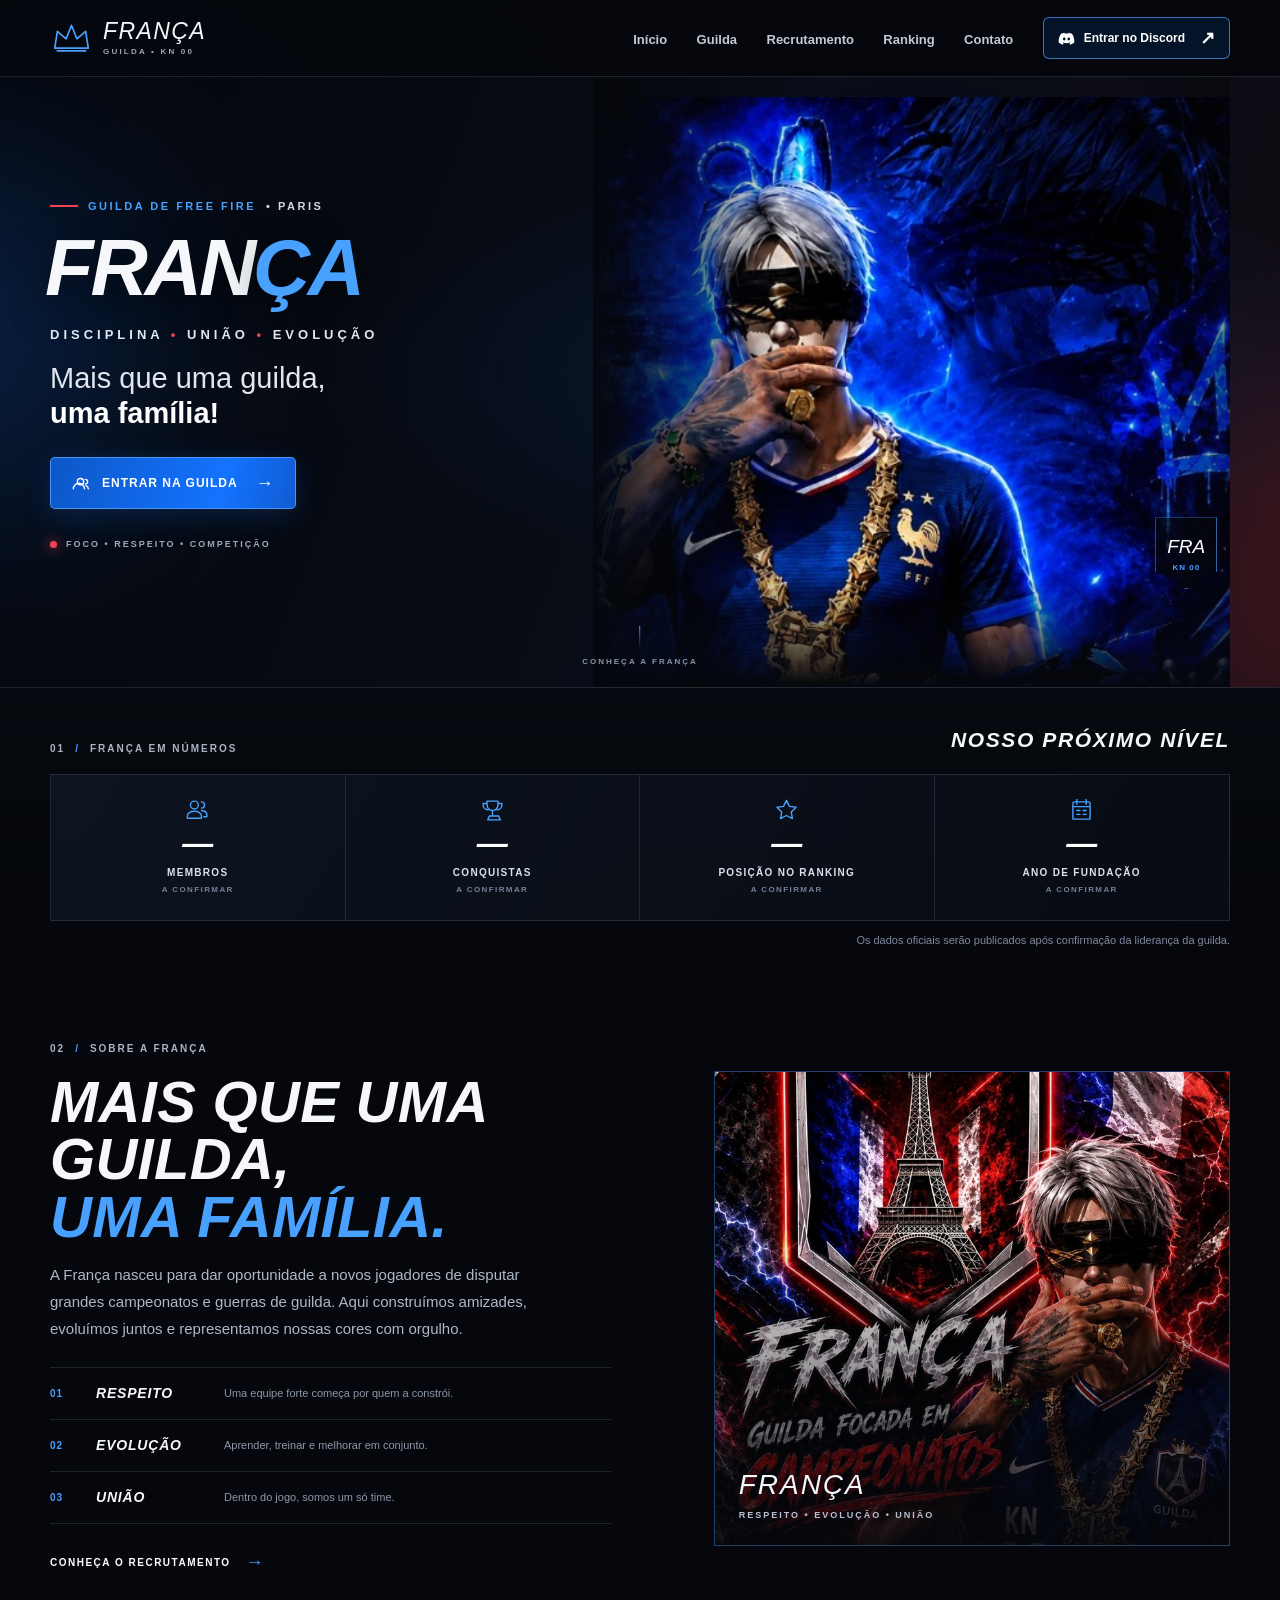
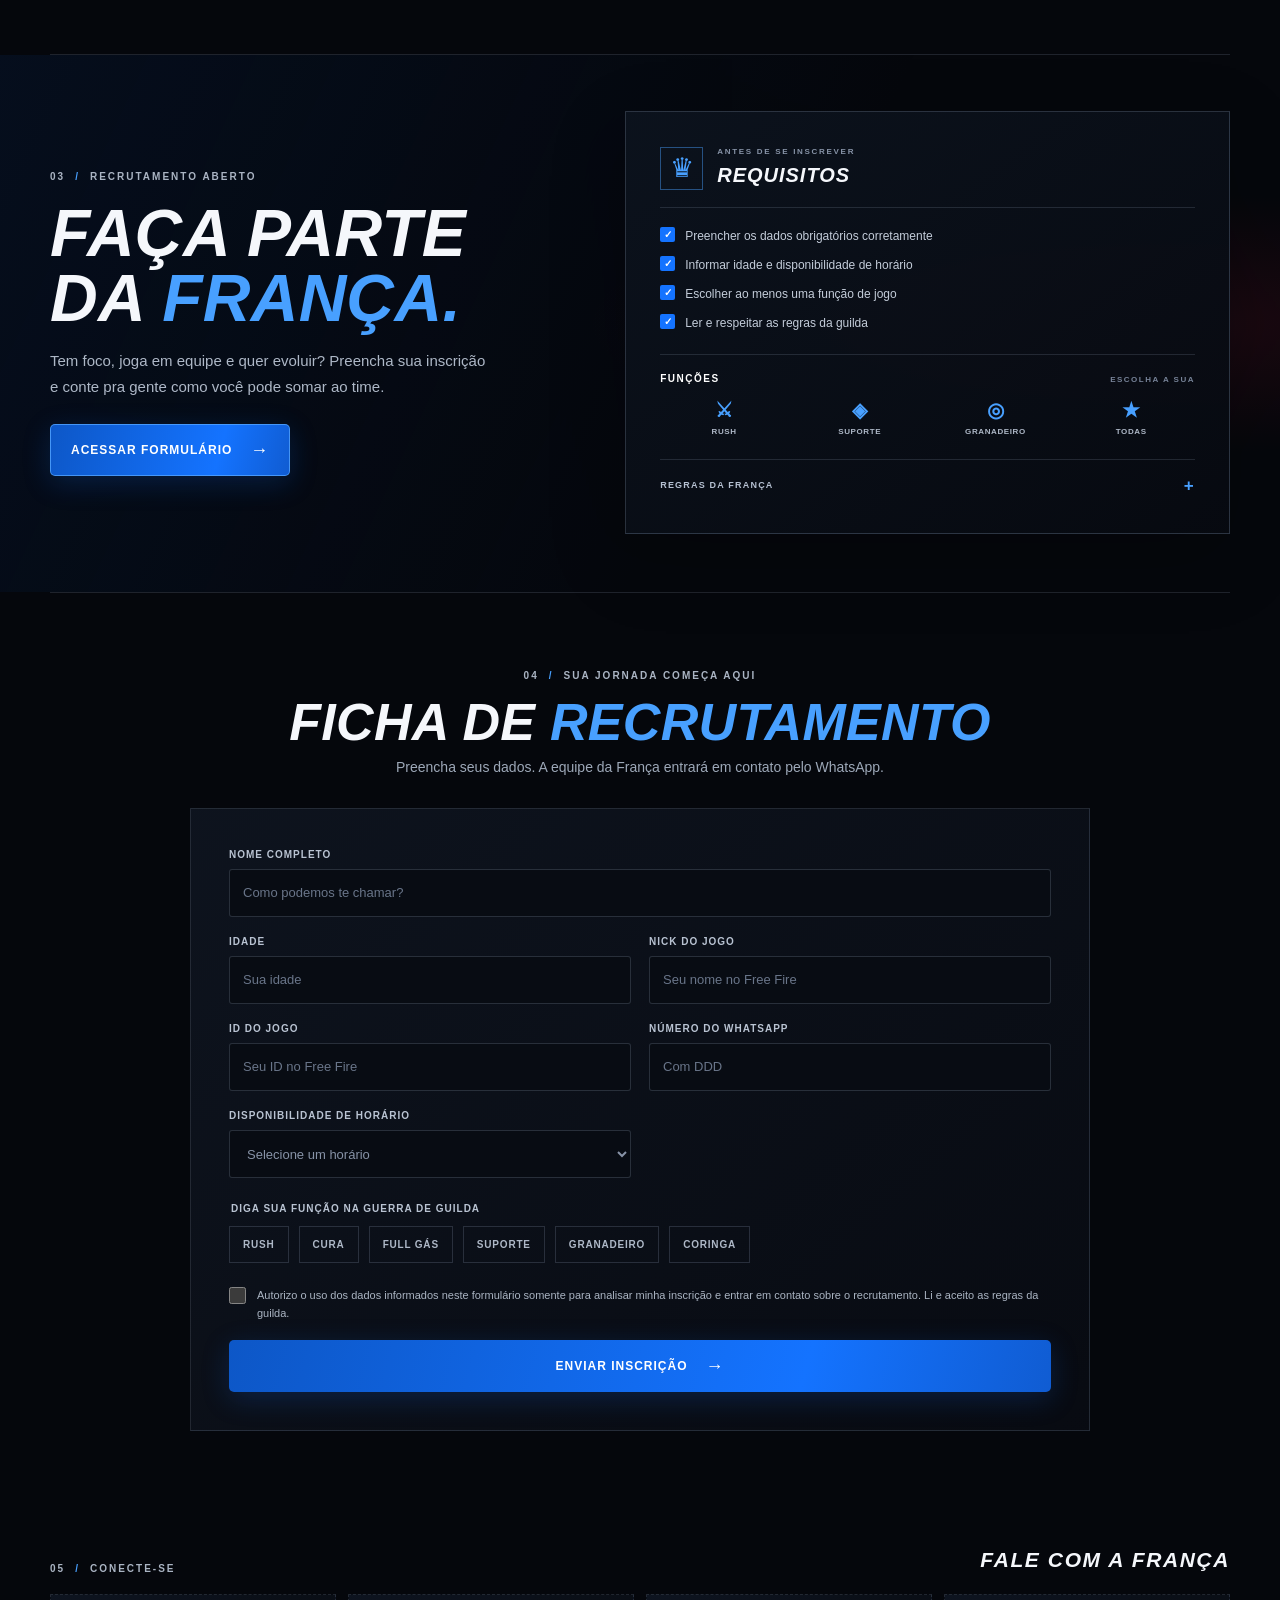
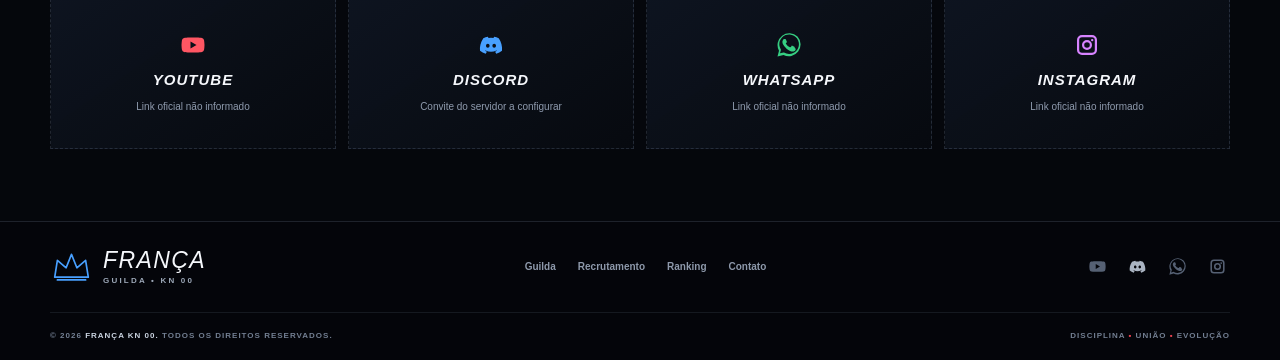
<file: index.html>
<!doctype html>
<html lang="pt-BR">
<head>
  <meta charset="UTF-8">
  <meta name="viewport" content="width=device-width, initial-scale=1.0">
  <meta name="theme-color" content="#05070c">
  <meta name="description" content="FRANÇA KN 00 — disciplina, união e evolução. Faça sua inscrição para entrar na guilda.">
  <title>FRANÇA KN 00 | Guilda Free Fire</title>
  <link rel="stylesheet" href="site.css?v=20261120g">
</head>
<body>
  <a class="skip-link" href="#conteudo">Pular para o conteúdo</a>

  <header class="site-header">
    <div class="header-inner">
      <a class="brand" href="#inicio" aria-label="FRANÇA KN 00, início">
        <span class="brand-crown" aria-hidden="true">
          <svg viewBox="0 0 64 48"><path d="M7 39h50L53 14 40 25 32 5l-8 20L11 14l-4 25Zm4 4h42" /></svg>
        </span>
        <span class="brand-name">FRANÇA<small>GUILDA • KN 00</small></span>
      </a>

      <button class="menu-btn" id="menuBtn" type="button" aria-label="Abrir menu" aria-controls="drawer" aria-expanded="false">
        <span></span><span></span><span></span>
      </button>

      <nav class="site-nav" id="drawer" aria-label="Navegação principal">
        <a href="#inicio">Início</a>
        <a href="#guilda">Guilda</a>
        <a href="#recrutamento">Recrutamento</a>
        <a href="#ranking">Ranking</a>
        <a href="#contato">Contato</a>
        <a class="discord-button" href="#discord">
          <svg viewBox="0 0 24 24" aria-hidden="true"><path d="M19.7 5.2a18.7 18.7 0 0 0-4.6-1.4l-.6 1.2a17.2 17.2 0 0 0-5 0l-.6-1.2a18.7 18.7 0 0 0-4.6 1.4C1.4 9.5.6 13.7 1 17.8a18.5 18.5 0 0 0 5.7 2.9l1.2-2a12 12 0 0 1-1.9-.9l.5-.4a13.4 13.4 0 0 0 11 0l.5.4-1.9.9 1.2 2a18.5 18.5 0 0 0 5.7-2.9c.5-4.8-.8-8.9-3.3-12.6ZM8.8 14.7c-1 0-1.8-.9-1.8-2s.8-2 1.8-2 1.8.9 1.8 2-.8 2-1.8 2Zm6.4 0c-1 0-1.8-.9-1.8-2s.8-2 1.8-2 1.8.9 1.8 2-.8 2-1.8 2Z" /></svg>
          <span>Entrar no Discord</span>
          <span class="button-arrow" aria-hidden="true">↗</span>
        </a>
        <button class="close-nav" id="closeMenu" type="button">Fechar menu <span aria-hidden="true">×</span></button>
      </nav>
    </div>
  </header>

  <main id="conteudo">
    <section class="hero" id="inicio" aria-labelledby="hero-title">
      <div class="hero-grid">
        <div class="hero-copy">
          <p class="eyebrow"><span class="eyebrow-line"></span> GUILDA DE FREE FIRE <span class="eyebrow-city">• PARIS</span></p>
          <h1 id="hero-title">FRAN<span>ÇA</span></h1>
          <p class="hero-motto">DISCIPLINA <i>•</i> UNIÃO <i>•</i> EVOLUÇÃO</p>
          <p class="hero-lead">Mais que uma guilda,<br><strong>uma família!</strong></p>
          <a class="button button-primary" href="#formulario">
            <svg viewBox="0 0 24 24" aria-hidden="true"><path d="M16 11a4 4 0 1 0-8 0 4 4 0 0 0 8 0ZM3 20a7 7 0 0 1 14 0M18 8a3 3 0 0 1 0 6m1 2a5 5 0 0 1 3 4" /></svg>
            <span>ENTRAR NA GUILDA</span>
            <span class="button-arrow" aria-hidden="true">→</span>
          </a>
          <p class="hero-footnote"><span></span> FOCO • RESPEITO • COMPETIÇÃO</p>
        </div>

        <div class="hero-visual">
          <div class="hero-ring" aria-hidden="true"></div>
          <img src="assets/hero-character.jpg" width="590" height="460" alt="Personagem da França com cabelo branco, máscara preta e camisa azul" fetchpriority="high" decoding="async">
          <div class="hero-visual-label" aria-hidden="true"><span>FRA</span><small>KN 00</small></div>
        </div>
      </div>
      <a class="scroll-cue" href="#ranking"><span></span> CONHEÇA A FRANÇA</a>
    </section>

    <section class="stats section-wrap" id="ranking" aria-labelledby="stats-title">
      <div class="section-topline">
        <p class="section-index">01 <span>/</span> FRANÇA EM NÚMEROS</p>
        <h2 id="stats-title">NOSSO PRÓXIMO NÍVEL</h2>
      </div>
      <div class="stats-grid">
        <article class="stat-card">
          <svg viewBox="0 0 32 32" aria-hidden="true"><path d="M12 14a5 5 0 1 0 0-10 5 5 0 0 0 0 10Zm9-1a4 4 0 1 0 0-8m-9 12c-5 0-9 2.5-9 6v3h18v-3c0-3.5-4-6-9-6Zm9-1c4.2.4 7 2.4 7 5.5V24h-4" /></svg>
          <strong>—</strong><span>MEMBROS</span><small>A CONFIRMAR</small>
        </article>
        <article class="stat-card">
          <svg viewBox="0 0 32 32" aria-hidden="true"><path d="M9 4h14v5a7 7 0 0 1-14 0V4Zm0 3H4v2a6 6 0 0 0 6 6m13-8h5v2a6 6 0 0 1-6 6m-6 1v7m-6 5h16m-14-5h12l2 5H10l2-5Z" /></svg>
          <strong>—</strong><span>CONQUISTAS</span><small>A CONFIRMAR</small>
        </article>
        <article class="stat-card">
          <svg viewBox="0 0 32 32" aria-hidden="true"><path d="m16 3 3.8 7.7 8.5 1.2-6.2 6 1.5 8.5-7.6-4-7.6 4 1.5-8.5-6.2-6 8.5-1.2L16 3Z" /></svg>
          <strong>—</strong><span>POSIÇÃO NO RANKING</span><small>A CONFIRMAR</small>
        </article>
        <article class="stat-card">
          <svg viewBox="0 0 32 32" aria-hidden="true"><path d="M7 5h18a2 2 0 0 1 2 2v20H5V7a2 2 0 0 1 2-2Zm3-3v6m12-6v6M5 11h22m-17 5h4m4 0h4m-12 5h4m4 0h4" /></svg>
          <strong>—</strong><span>ANO DE FUNDAÇÃO</span><small>A CONFIRMAR</small>
        </article>
      </div>
      <p class="stats-note">Os dados oficiais serão publicados após confirmação da liderança da guilda.</p>
    </section>

    <section class="about section-wrap" id="guilda" aria-labelledby="about-title">
      <div class="about-copy">
        <p class="section-index">02 <span>/</span> SOBRE A FRANÇA</p>
        <h2 id="about-title">MAIS QUE UMA GUILDA,<br><em>UMA FAMÍLIA.</em></h2>
        <p class="about-description">A França nasceu para dar oportunidade a novos jogadores de disputar grandes campeonatos e guerras de guilda. Aqui construímos amizades, evoluímos juntos e representamos nossas cores com orgulho.</p>
        <div class="values-list">
          <div><span>01</span><strong>RESPEITO</strong><small>Uma equipe forte começa por quem a constrói.</small></div>
          <div><span>02</span><strong>EVOLUÇÃO</strong><small>Aprender, treinar e melhorar em conjunto.</small></div>
          <div><span>03</span><strong>UNIÃO</strong><small>Dentro do jogo, somos um só time.</small></div>
        </div>
        <a class="text-link" href="#recrutamento">CONHEÇA O RECRUTAMENTO <span aria-hidden="true">→</span></a>
      </div>
      <figure class="about-art">
        <img src="assets/banner-franca-novo.jpg" width="750" height="1624" alt="Personagem da França diante da Torre Eiffel e das cores azul, branca e vermelha" loading="lazy" decoding="async">
        <figcaption><span>FRANÇA</span><small>RESPEITO • EVOLUÇÃO • UNIÃO</small></figcaption>
      </figure>
    </section>

    <section class="recruit section-wrap" id="recrutamento" aria-labelledby="recruit-title">
      <div class="recruit-copy">
        <p class="section-index">03 <span>/</span> RECRUTAMENTO ABERTO</p>
        <h2 id="recruit-title">FAÇA PARTE<br>DA <em>FRANÇA.</em></h2>
        <p>Tem foco, joga em equipe e quer evoluir? Preencha sua inscrição e conte pra gente como você pode somar ao time.</p>
        <a class="button button-primary" href="#formulario">
          <span>ACESSAR FORMULÁRIO</span><span class="button-arrow" aria-hidden="true">→</span>
        </a>
      </div>
      <aside class="requirements-card" id="regras" aria-labelledby="requirements-title">
        <div class="requirements-heading">
          <span class="requirements-mark" aria-hidden="true">♛</span>
          <div><p>ANTES DE SE INSCREVER</p><h3 id="requirements-title">REQUISITOS</h3></div>
        </div>
        <ul class="requirements-list">
          <li><span aria-hidden="true">✓</span> Preencher os dados obrigatórios corretamente</li>
          <li><span aria-hidden="true">✓</span> Informar idade e disponibilidade de horário</li>
          <li><span aria-hidden="true">✓</span> Escolher ao menos uma função de jogo</li>
          <li><span aria-hidden="true">✓</span> Ler e respeitar as regras da guilda</li>
        </ul>
        <div class="function-heading"><span>FUNÇÕES</span><span>ESCOLHA A SUA</span></div>
        <div class="function-list">
          <span><b aria-hidden="true">⚔</b>RUSH</span>
          <span><b aria-hidden="true">◈</b>SUPORTE</span>
          <span><b aria-hidden="true">◎</b>GRANADEIRO</span>
          <span><b aria-hidden="true">★</b>TODAS</span>
        </div>
        <details class="rules-details">
          <summary>REGRAS DA FRANÇA <span aria-hidden="true">+</span></summary>
          <ul>
            <li>Respeito obrigatório com todos os integrantes.</li>
            <li>Resolva conflitos com sabedoria e no privado.</li>
            <li>Respeite as meninas e todos os membros da guilda.</li>
            <li>Não envie figurinhas ou conteúdo +18.</li>
            <li>Use a tag da guilda FRA.</li>
          </ul>
        </details>
      </aside>
    </section>

    <section class="application section-wrap" id="formulario" aria-labelledby="form-title">
      <div class="application-heading">
        <p class="section-index">04 <span>/</span> SUA JORNADA COMEÇA AQUI</p>
        <h2 id="form-title">FICHA DE <em>RECRUTAMENTO</em></h2>
        <p>Preencha seus dados. A equipe da França entrará em contato pelo WhatsApp.</p>
      </div>
      <form id="applicationForm" class="application-form">
        <div class="form-grid">
          <label class="form-control form-control-wide">
            <span>Nome completo</span>
            <input name="nomeCompleto" placeholder="Como podemos te chamar?" autocomplete="name" required>
          </label>
          <label class="form-control">
            <span>Idade</span>
            <input name="idade" type="number" inputmode="numeric" min="1" max="120" step="1" placeholder="Sua idade" required>
          </label>
          <label class="form-control">
            <span>Nick do jogo</span>
            <input name="nickJogo" placeholder="Seu nome no Free Fire" required>
          </label>
          <label class="form-control">
            <span>ID do jogo</span>
            <input name="idJogo" inputmode="numeric" placeholder="Seu ID no Free Fire" required>
          </label>
          <label class="form-control">
            <span>Número do WhatsApp</span>
            <input name="whatsapp" type="tel" inputmode="tel" maxlength="20" placeholder="Com DDD" autocomplete="tel" required>
          </label>
          <label class="form-control">
            <span>Disponibilidade de horário</span>
            <select name="disponibilidade" required>
              <option value="">Selecione um horário</option>
              <option value="Durante o dia">Durante o dia</option>
              <option value="À noite">À noite</option>
              <option value="Dia e noite">Dia e noite</option>
            </select>
          </label>
        </div>

        <fieldset class="function-field">
          <legend>Diga sua função na guerra de guilda</legend>
          <label><input type="checkbox" name="funcao" value="Rush"><span>RUSH</span></label>
          <label><input type="checkbox" name="funcao" value="Cura"><span>CURA</span></label>
          <label><input type="checkbox" name="funcao" value="Full gás"><span>FULL GÁS</span></label>
          <label><input type="checkbox" name="funcao" value="Suporte"><span>SUPORTE</span></label>
          <label><input type="checkbox" name="funcao" value="Granadeiro"><span>GRANADEIRO</span></label>
          <label><input type="checkbox" name="funcao" value="Coringa"><span>CORINGA</span></label>
        </fieldset>

        <input class="form-trap" name="website" type="text" tabindex="-1" aria-hidden="true" autocomplete="off">
        <label class="consent"><input type="checkbox" required><span>Autorizo o uso dos dados informados neste formulário somente para analisar minha inscrição e entrar em contato sobre o recrutamento. Li e aceito as regras da guilda.</span></label>
        <button class="button button-primary submit-button" type="submit"><span>ENVIAR INSCRIÇÃO</span><span class="button-arrow" aria-hidden="true">→</span></button>
        <p class="form-note" id="formMessage" role="status" aria-live="polite"></p>
      </form>
    </section>

    <section class="contact section-wrap" id="contato" aria-labelledby="contact-title">
      <div class="section-topline">
        <p class="section-index">05 <span>/</span> CONECTE-SE</p>
        <h2 id="contact-title">FALE COM A FRANÇA</h2>
      </div>
      <div class="contact-grid">
        <div class="contact-card pending">
          <span class="contact-icon youtube-icon" aria-hidden="true">
            <svg viewBox="0 0 24 24"><path d="M23 7a3 3 0 0 0-2-2C19 4.5 12 4.5 12 4.5s-7 0-9 .5a3 3 0 0 0-2 2A31 31 0 0 0 .5 12 31 31 0 0 0 1 17a3 3 0 0 0 2 2c2 .5 9 .5 9 .5s7 0 9-.5a3 3 0 0 0 2-2 31 31 0 0 0 .5-5 31 31 0 0 0-.5-5ZM9.5 15.5v-7l6 3.5-6 3.5Z" /></svg>
          </span>
          <strong>YOUTUBE</strong><span>Link oficial não informado</span>
        </div>
        <div class="contact-card pending" id="discord">
          <span class="contact-icon discord-icon" aria-hidden="true">
            <svg viewBox="0 0 24 24"><path d="M19.7 5.2a18.7 18.7 0 0 0-4.6-1.4l-.6 1.2a17.2 17.2 0 0 0-5 0l-.6-1.2a18.7 18.7 0 0 0-4.6 1.4C1.4 9.5.6 13.7 1 17.8a18.5 18.5 0 0 0 5.7 2.9l1.2-2a12 12 0 0 1-1.9-.9l.5-.4a13.4 13.4 0 0 0 11 0l.5.4-1.9.9 1.2 2a18.5 18.5 0 0 0 5.7-2.9c.5-4.8-.8-8.9-3.3-12.6ZM8.8 14.7c-1 0-1.8-.9-1.8-2s.8-2 1.8-2 1.8.9 1.8 2-.8 2-1.8 2Zm6.4 0c-1 0-1.8-.9-1.8-2s.8-2 1.8-2 1.8.9 1.8 2-.8 2-1.8 2Z" /></svg>
          </span>
          <strong>DISCORD</strong><span>Convite do servidor a configurar</span>
        </div>
        <div class="contact-card pending">
          <span class="contact-icon whatsapp-icon" aria-hidden="true">
            <svg viewBox="0 0 24 24"><path d="M20.5 3.5A11.8 11.8 0 0 0 2 17.7L.5 23.5l6-1.5A11.8 11.8 0 0 0 20.5 3.5ZM12 21a9.7 9.7 0 0 1-5-1.4l-.4-.2-3.6.9 1-3.5-.2-.4A9.8 9.8 0 1 1 12 21Zm5.4-7.3c-.3-.2-1.8-.9-2.1-1-.3-.1-.5-.2-.7.2-.2.3-.8 1-1 1.2-.2.2-.4.2-.7.1a8.1 8.1 0 0 1-4-3.5c-.3-.5.3-.5.9-1.5.1-.2 0-.4 0-.6l-1-2.2c-.2-.6-.5-.5-.7-.5h-.6c-.2 0-.6.1-.9.4-.3.3-1.2 1.2-1.2 2.8s1.2 3.2 1.4 3.4c.2.2 2.4 3.7 5.8 5.2.8.3 1.4.5 1.9.7.8.2 1.5.2 2 .1.6-.1 1.8-.7 2-1.4.2-.7.2-1.3.2-1.4-.1-.2-.3-.3-.7-.5Z" /></svg>
          </span>
          <strong>WHATSAPP</strong><span>Link oficial não informado</span>
        </div>
        <div class="contact-card pending">
          <span class="contact-icon instagram-icon" aria-hidden="true">
            <svg viewBox="0 0 24 24"><path d="M7 2h10a5 5 0 0 1 5 5v10a5 5 0 0 1-5 5H7a5 5 0 0 1-5-5V7a5 5 0 0 1 5-5Zm0 2.2A2.8 2.8 0 0 0 4.2 7v10A2.8 2.8 0 0 0 7 19.8h10a2.8 2.8 0 0 0 2.8-2.8V7A2.8 2.8 0 0 0 17 4.2H7ZM12 7a5 5 0 1 1 0 10 5 5 0 0 1 0-10Zm0 2.2a2.8 2.8 0 1 0 0 5.6 2.8 2.8 0 0 0 0-5.6Zm5.2-3.3a1.2 1.2 0 1 1 0 2.4 1.2 1.2 0 0 1 0-2.4Z" /></svg>
          </span>
          <strong>INSTAGRAM</strong><span>Link oficial não informado</span>
        </div>
      </div>
    </section>
  </main>

  <dialog class="success-dialog" id="successDialog">
    <div class="success-content">
      <div class="success-icon" aria-hidden="true">✓</div>
      <h2>INSCRIÇÃO ENVIADA</h2>
      <p>Recebemos seus dados. A equipe da França entrará em contato pelo WhatsApp.</p>
      <button type="button" id="closeSuccess">ENTENDIDO</button>
    </div>
  </dialog>

  <footer class="site-footer">
    <div class="footer-main">
      <a class="brand footer-brand" href="#inicio" aria-label="FRANÇA KN 00, voltar ao início">
        <span class="brand-crown" aria-hidden="true"><svg viewBox="0 0 64 48"><path d="M7 39h50L53 14 40 25 32 5l-8 20L11 14l-4 25Zm4 4h42" /></svg></span>
        <span class="brand-name">FRANÇA<small>GUILDA • KN 00</small></span>
      </a>
      <nav class="footer-links" aria-label="Links do rodapé">
        <a href="#guilda">Guilda</a><a href="#recrutamento">Recrutamento</a><a href="#ranking">Ranking</a><a href="#contato">Contato</a>
      </nav>
      <div class="footer-social" aria-label="Redes sociais">
        <span class="footer-social-pending" title="Link oficial do YouTube não informado" aria-label="YouTube, link não informado">
          <svg viewBox="0 0 24 24" aria-hidden="true"><path d="M23 7a3 3 0 0 0-2-2C19 4.5 12 4.5 12 4.5s-7 0-9 .5a3 3 0 0 0-2 2A31 31 0 0 0 .5 12 31 31 0 0 0 1 17a3 3 0 0 0 2 2c2 .5 9 .5 9 .5s7 0 9-.5a3 3 0 0 0 2-2 31 31 0 0 0 .5-5 31 31 0 0 0-.5-5ZM9.5 15.5v-7l6 3.5-6 3.5Z" /></svg>
        </span>
        <a href="#discord" aria-label="Discord, convite ainda não configurado">
          <svg viewBox="0 0 24 24" aria-hidden="true"><path d="M19.7 5.2a18.7 18.7 0 0 0-4.6-1.4l-.6 1.2a17.2 17.2 0 0 0-5 0l-.6-1.2a18.7 18.7 0 0 0-4.6 1.4C1.4 9.5.6 13.7 1 17.8a18.5 18.5 0 0 0 5.7 2.9l1.2-2a12 12 0 0 1-1.9-.9l.5-.4a13.4 13.4 0 0 0 11 0l.5.4-1.9.9 1.2 2a18.5 18.5 0 0 0 5.7-2.9c.5-4.8-.8-8.9-3.3-12.6ZM8.8 14.7c-1 0-1.8-.9-1.8-2s.8-2 1.8-2 1.8.9 1.8 2-.8 2-1.8 2Zm6.4 0c-1 0-1.8-.9-1.8-2s.8-2 1.8-2 1.8.9 1.8 2-.8 2-1.8 2Z" /></svg>
        </a>
        <span class="footer-social-pending" title="Link oficial do WhatsApp não informado" aria-label="WhatsApp, link não informado">
          <svg viewBox="0 0 24 24" aria-hidden="true"><path d="M20.5 3.5A11.8 11.8 0 0 0 2 17.7L.5 23.5l6-1.5A11.8 11.8 0 0 0 20.5 3.5ZM12 21a9.7 9.7 0 0 1-5-1.4l-.4-.2-3.6.9 1-3.5-.2-.4A9.8 9.8 0 1 1 12 21Zm5.4-7.3c-.3-.2-1.8-.9-2.1-1-.3-.1-.5-.2-.7.2-.2.3-.8 1-1 1.2-.2.2-.4.2-.7.1a8.1 8.1 0 0 1-4-3.5c-.3-.5.3-.5.9-1.5.1-.2 0-.4 0-.6l-1-2.2c-.2-.6-.5-.5-.7-.5h-.6c-.2 0-.6.1-.9.4-.3.3-1.2 1.2-1.2 2.8s1.2 3.2 1.4 3.4c.2.2 2.4 3.7 5.8 5.2.8.3 1.4.5 1.9.7.8.2 1.5.2 2 .1.6-.1 1.8-.7 2-1.4.2-.7.2-1.3.2-1.4-.1-.2-.3-.3-.7-.5Z" /></svg>
        </span>
        <span class="footer-social-pending" title="Link oficial do Instagram não informado" aria-label="Instagram, link não informado">
          <svg viewBox="0 0 24 24" aria-hidden="true"><path d="M7 2h10a5 5 0 0 1 5 5v10a5 5 0 0 1-5 5H7a5 5 0 0 1-5-5V7a5 5 0 0 1 5-5Zm0 2.2A2.8 2.8 0 0 0 4.2 7v10A2.8 2.8 0 0 0 7 19.8h10a2.8 2.8 0 0 0 2.8-2.8V7A2.8 2.8 0 0 0 17 4.2H7ZM12 7a5 5 0 1 1 0 10 5 5 0 0 1 0-10Zm0 2.2a2.8 2.8 0 1 0 0 5.6 2.8 2.8 0 0 0 0-5.6Zm5.2-3.3a1.2 1.2 0 1 1 0 2.4 1.2 1.2 0 0 1 0-2.4Z" /></svg>
        </span>
      </div>
    </div>
    <div class="footer-bottom">
      <p>© 2026 <strong>FRANÇA KN 00.</strong> TODOS OS DIREITOS RESERVADOS.</p>
      <p>DISCIPLINA <span>•</span> UNIÃO <span>•</span> EVOLUÇÃO</p>
    </div>
  </footer>

  <script src="script-confirmacao.js?v=20261120g"></script>
</body>
</html>
</file>
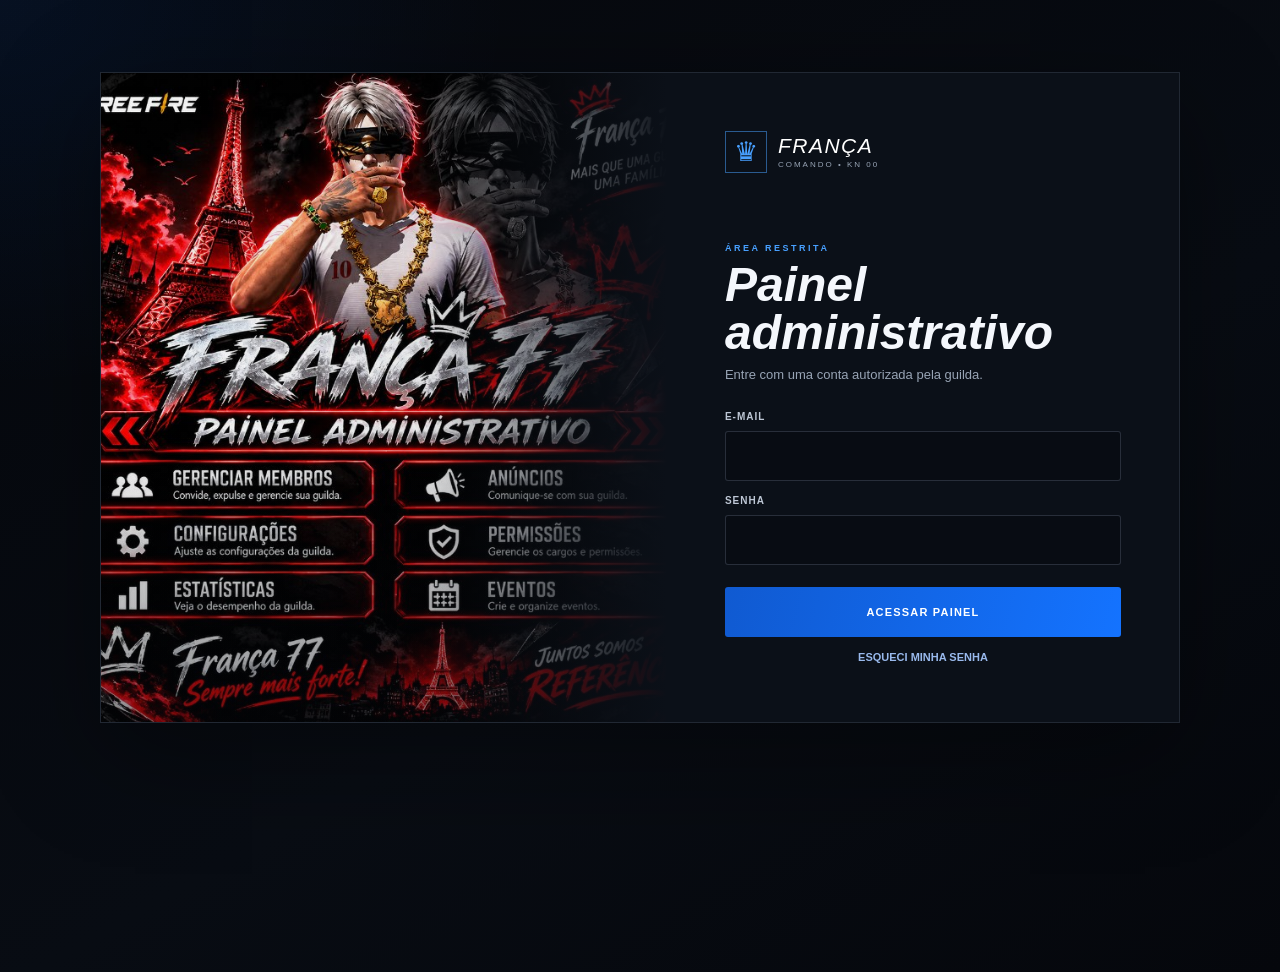
<file: admin.html>
<!doctype html>
<html lang="pt-BR">
<head>
  <meta charset="UTF-8">
  <meta name="viewport" content="width=device-width, initial-scale=1.0">
  <meta name="theme-color" content="#05070c">
  <title>Painel administrativo | Guilda França</title>
  <link rel="stylesheet" href="admin.css?v=20261121-approved-nicks">
</head>
<body class="admin-body">
  <main class="admin-shell">
    <section class="login-view" id="login-box" aria-labelledby="login-title">
      <div class="login-art" aria-hidden="true">
        <img src="assets/painel-franca-77.jpg" alt="Arte de destaque da França com o personagem no painel administrativo">
        <div class="login-art-overlay"></div>
      </div>
      <div class="login-panel">
        <a class="admin-brand" href="index.html" aria-label="Voltar ao site da França">
          <span class="admin-crown" aria-hidden="true">♛</span>
          <span>FRANÇA<small>COMANDO • KN 00</small></span>
        </a>
        <div class="login-heading">
          <p>ÁREA RESTRITA</p>
          <h1 id="login-title">Painel administrativo</h1>
          <span>Entre com uma conta autorizada pela guilda.</span>
        </div>
        <form id="login-form" autocomplete="on">
          <label for="admin-email">E-mail</label>
          <input id="admin-email" name="email" type="email" autocomplete="username" required>
          <label for="admin-password">Senha</label>
          <input id="admin-password" name="password" type="password" autocomplete="current-password" required>
          <button type="submit">ACESSAR PAINEL</button>
        </form>
        <button class="forgot-password" id="forgot-password-button" type="button">ESQUECI MINHA SENHA</button>
        <p class="notice" id="login-message" role="status" aria-live="polite"></p>
      </div>
    </section>

    <section class="login-view reset-view hidden" id="password-reset-box" aria-labelledby="password-reset-title">
      <div class="login-art" aria-hidden="true">
        <img src="assets/painel-franca-77.jpg" alt="Arte de destaque da França no painel administrativo">
        <div class="login-art-overlay"></div>
      </div>
      <div class="login-panel">
        <a class="admin-brand" href="index.html" aria-label="Voltar ao site da França">
          <span class="admin-crown" aria-hidden="true">♛</span>
          <span>FRANÇA<small>COMANDO • KN 00</small></span>
        </a>
        <div class="login-heading">
          <p>REDEFINIÇÃO DE SENHA</p>
          <h1 id="password-reset-title">Criar nova senha</h1>
          <span>Defina uma nova senha para sua conta administrativa.</span>
        </div>
        <form id="password-reset-form" autocomplete="on">
          <label for="new-admin-password">Nova senha</label>
          <input id="new-admin-password" name="password" type="password" autocomplete="new-password" minlength="6" required>
          <label for="confirm-admin-password">Confirmar nova senha</label>
          <input id="confirm-admin-password" name="confirmPassword" type="password" autocomplete="new-password" minlength="6" required>
          <button type="submit">SALVAR NOVA SENHA</button>
        </form>
        <button class="forgot-password" id="cancel-password-reset" type="button">VOLTAR AO LOGIN</button>
        <p class="notice" id="password-reset-message" role="status" aria-live="polite"></p>
      </div>
    </section>

    <section id="panel" class="dashboard hidden" aria-labelledby="panel-title">
      <aside class="dashboard-sidebar">
        <a class="admin-brand sidebar-brand" href="index.html" aria-label="Voltar ao site da França">
          <span class="admin-crown" aria-hidden="true">♛</span>
          <span>FRANÇA<small>COMANDO • KN 00</small></span>
        </a>
        <nav class="dashboard-nav" aria-label="Navegação do painel">
          <a class="active" href="#panel"><span aria-hidden="true">▦</span>Visão geral</a>
          <a href="#applications-title"><span aria-hidden="true">♙</span>Pendentes</a>
          <a href="#rejected-title"><span aria-hidden="true">×</span>Reprovados</a>
          <a href="#approved-title"><span aria-hidden="true">♛</span>Recrutamentos aprovados</a>
          <a href="#guild-roster-title"><span aria-hidden="true">▤</span>Tabela de membros</a>
        </nav>
        <button class="sidebar-logout" id="logout-button" type="button"><span aria-hidden="true">↗</span> Encerrar sessão</button>
      </aside>

      <div class="dashboard-main">
        <header class="admin-head">
          <div>
            <p class="admin-kicker">COMANDO DA GUILDA</p>
            <h1 id="panel-title">Painel de recrutamento</h1>
          </div>
          <div class="admin-actions">
            <button class="admin-secondary" id="refresh-button" type="button"><span aria-hidden="true">↻</span> Atualizar</button>
            <button class="admin-export" id="export-button" type="button"><span aria-hidden="true">↓</span> Exportar CSV</button>
          </div>
        </header>

        <p class="notice" id="panel-message" role="status" aria-live="polite"></p>

        <section class="stats-grid" aria-label="Resumo das inscrições">
          <article class="stat-card">
            <span class="stat-icon" aria-hidden="true">▦</span>
            <div><span>TOTAL</span><strong id="total-count">0</strong></div>
          </article>
          <article class="stat-card">
            <span class="stat-icon" aria-hidden="true">◷</span>
            <div><span>PENDENTES</span><strong id="pending-count">0</strong></div>
          </article>
          <article class="stat-card">
            <span class="stat-icon" aria-hidden="true">✓</span>
            <div><span>APROVADOS</span><strong id="approved-count">0</strong></div>
          </article>
          <article class="stat-card">
            <span class="stat-icon" aria-hidden="true">×</span>
            <div><span>REJEITADOS</span><strong id="rejected-count">0</strong></div>
          </article>
        </section>

        <section class="filter-panel" aria-label="Busca e filtros">
          <label class="search-control" for="candidate-search">
            <span>Buscar candidato</span>
            <span class="search-field"><i aria-hidden="true">⌕</i><input id="candidate-search" type="search" placeholder="Nome, idade, nick, ID ou WhatsApp"></span>
          </label>
          <label class="status-control" for="status-filter">
            <span>Status</span>
            <select id="status-filter">
              <option value="todos">Todos os status</option>
              <option value="Pendente">Pendentes</option>
              <option value="Aprovado">Aprovados</option>
              <option value="Rejeitado">Rejeitados</option>
              <option value="Removido">Removidos</option>
            </select>
          </label>
          <label class="age-control" for="age-filter">
            <span>Faixa etária</span>
            <select id="age-filter">
              <option value="all">Todas as idades</option>
              <option value="under18">Menores de 18</option>
              <option value="adult">18 anos ou mais</option>
            </select>
          </label>
          <label class="sort-control" for="sort-filter">
            <span>Ordenar por</span>
            <select id="sort-filter">
              <option value="newest">Mais recentes</option>
              <option value="oldest">Mais antigas</option>
              <option value="age-asc">Menor idade</option>
              <option value="age-desc">Maior idade</option>
            </select>
          </label>
        </section>

        <section class="candidate-section" aria-labelledby="applications-title">
          <div class="section-heading">
            <div>
              <p>FILA DE RECRUTAMENTO</p>
              <h2 id="applications-title">Inscrições para analisar</h2>
            </div>
            <button class="admin-clear" id="clear-button" type="button">Excluir pendentes</button>
          </div>
          <div class="candidate-list" id="candidate-list"></div>
        </section>

        <section class="candidate-section rejected-section" aria-labelledby="rejected-title">
          <div class="section-heading">
            <div>
              <p>FORA DA FILA</p>
              <h2 id="rejected-title">Recrutamentos reprovados</h2>
            </div>
          </div>
          <div class="candidate-list" id="rejected-list"></div>
        </section>

        <section class="candidate-section approved-section" aria-labelledby="approved-title">
          <div class="section-heading">
            <div>
              <p>ELENCO ATIVO</p>
              <h2 id="approved-title">Recrutamentos aprovados</h2>
            </div>
          </div>
          <div class="candidate-list" id="approved-list"></div>
        </section>

        <section class="roster-section" aria-labelledby="guild-roster-title">
          <div class="section-heading">
            <div>
              <p>ELENCO DA GUILDA</p>
              <h2 id="guild-roster-title">Controle dos 55 membros</h2>
            </div>
          </div>
          <p class="roster-help">Preencha o Nick e o ID de cada jogador, a honra semanal e os pontos individuais da Guerra de Guilda. As alterações são salvas automaticamente e compartilhadas com os administradores.</p>
          <p class="notice" id="guild-roster-message" role="status" aria-live="polite"></p>
          <div class="roster-table-scroll" role="region" aria-label="Tabela dos membros, com rolagem horizontal" tabindex="0">
            <table class="roster-table">
              <caption>55 espaços individuais para preenchimento</caption>
              <thead>
                <tr>
                  <th scope="col">JOGADOR — NICK E ID</th>
                  <th scope="col">HONRA SEMANAL</th>
                  <th scope="col">GUERRA DE GUILDA</th>
                </tr>
              </thead>
              <tbody id="guild-roster-body">
                <tr><td colspan="3">Carregando tabela de membros...</td></tr>
              </tbody>
            </table>
          </div>
        </section>
      </div>
    </section>
  </main>
  <script src="admin.js?v=20261121-approved-nicks"></script>
</body>
</html>
</file>
<file: site.css>
:root {
  color-scheme: dark;
  --page: #05070c;
  --panel: #0b1019;
  --panel-raised: #101722;
  --line: rgba(179, 197, 226, .15);
  --text: #f5f7fb;
  --muted: #9da8b8;
  --blue: #1473ff;
  --blue-bright: #48a0ff;
  --red: #f04452;
  --content: 1180px;
}

* { box-sizing: border-box; }
html { scroll-behavior: smooth; scroll-padding-top: 92px; }
body {
  margin: 0;
  background: var(--page);
  color: var(--text);
  font-family: "Bahnschrift", "Arial Narrow", Arial, sans-serif;
  line-height: 1.5;
  overflow-x: hidden;
}
body::before {
  position: fixed;
  z-index: -1;
  inset: 0;
  content: "";
  pointer-events: none;
  background:
    radial-gradient(ellipse at 9% 14%, rgba(12, 72, 168, .18), transparent 34rem),
    radial-gradient(ellipse at 94% 48%, rgba(162, 25, 45, .11), transparent 36rem),
    linear-gradient(180deg, #05070c, #080b12 55%, #05070c);
}
a { color: inherit; }
button, input, select { font: inherit; }
button, a { -webkit-tap-highlight-color: transparent; }
img { display: block; max-width: 100%; }
section[id] { scroll-margin-top: 90px; }
.skip-link {
  position: fixed;
  z-index: 20;
  top: 8px;
  left: 8px;
  padding: 10px 14px;
  transform: translateY(-160%);
  border-radius: 6px;
  background: white;
  color: #080b12;
}
.skip-link:focus { transform: translateY(0); }

.site-header {
  position: sticky;
  z-index: 10;
  top: 0;
  border-bottom: 1px solid var(--line);
  background: rgba(5, 7, 12, .9);
  backdrop-filter: blur(16px);
}
.header-inner {
  display: flex;
  width: min(var(--content), calc(100% - 48px));
  min-height: 76px;
  align-items: center;
  justify-content: space-between;
  gap: 30px;
  margin: 0 auto;
}
.brand {
  display: inline-flex;
  align-items: center;
  gap: 10px;
  flex: 0 0 auto;
  text-decoration: none;
}
.brand-crown { display: grid; width: 43px; color: var(--blue-bright); }
.brand-crown svg { width: 100%; fill: none; stroke: currentColor; stroke-linecap: round; stroke-linejoin: round; stroke-width: 2.5; }
.brand-name {
  display: grid;
  font-family: Impact, "Arial Narrow", sans-serif;
  font-size: 23px;
  font-style: italic;
  letter-spacing: 1.4px;
  line-height: .95;
}
.brand-name small {
  margin-top: 5px;
  color: var(--muted);
  font-family: "Bahnschrift", Arial, sans-serif;
  font-size: 8px;
  font-style: normal;
  font-weight: 800;
  letter-spacing: 2.2px;
}
.site-nav { display: flex; align-items: center; gap: clamp(16px, 2.3vw, 34px); }
.site-nav > a:not(.discord-button) {
  position: relative;
  padding: 28px 0 25px;
  color: #c3cad5;
  font-size: 13px;
  font-weight: 700;
  text-decoration: none;
  transition: color .2s ease;
}
.site-nav > a:not(.discord-button)::after {
  position: absolute;
  right: 0;
  bottom: 17px;
  left: 0;
  height: 2px;
  transform: scaleX(0);
  transform-origin: left;
  background: var(--blue);
  content: "";
  transition: transform .2s ease;
}
.site-nav > a:not(.discord-button):hover,
.site-nav > a:not(.discord-button):focus-visible { color: white; }
.site-nav > a:not(.discord-button):hover::after,
.site-nav > a:not(.discord-button):focus-visible::after { transform: scaleX(1); }
.discord-button {
  display: inline-flex;
  min-height: 42px;
  align-items: center;
  gap: 9px;
  padding: 0 14px;
  border: 1px solid rgba(72, 160, 255, .7);
  border-radius: 6px;
  background: rgba(20, 115, 255, .12);
  color: white;
  font-size: 12px;
  font-weight: 800;
  text-decoration: none;
  white-space: nowrap;
  transition: background .2s ease, border-color .2s ease;
}
.discord-button:hover { border-color: var(--blue-bright); background: rgba(20, 115, 255, .24); }
.discord-button svg { width: 17px; fill: currentColor; }
.button-arrow { font-size: 18px; line-height: 1; }
.menu-btn, .close-nav { display: none; }

.hero {
  position: relative;
  min-height: 610px;
  overflow: hidden;
  isolation: isolate;
  border-bottom: 1px solid var(--line);
  background:
    radial-gradient(ellipse at 68% 48%, rgba(15, 69, 150, .22), transparent 35rem),
    linear-gradient(110deg, #05070c 8%, #080d17 55%, #100b11);
}
.hero::before, .hero::after {
  position: absolute;
  z-index: -1;
  width: 360px;
  height: 360px;
  border-radius: 50%;
  content: "";
  filter: blur(110px);
  opacity: .24;
  pointer-events: none;
}
.hero::before { top: 80px; left: -220px; background: var(--blue); }
.hero::after { right: -230px; bottom: -70px; background: var(--red); }
.hero-grid {
  position: relative;
  display: grid;
  width: min(var(--content), calc(100% - 48px));
  min-height: 610px;
  grid-template-columns: .92fr 1.08fr;
  align-items: center;
  margin: 0 auto;
}
.hero-copy { position: relative; z-index: 2; min-width: 0; padding: 70px 0 85px; }
.eyebrow, .section-index {
  display: flex;
  align-items: center;
  gap: 10px;
  margin: 0;
  color: var(--blue-bright);
  font-size: 11px;
  font-weight: 900;
  letter-spacing: 2.5px;
}
.eyebrow-line { width: 28px; height: 2px; background: var(--red); }
.eyebrow-city { color: #d3d9e3; }
.hero h1 {
  margin: 19px 0 4px -5px;
  font-family: Impact, "Arial Narrow", sans-serif;
  font-size: clamp(58px, 6.2vw, 88px);
  font-style: italic;
  letter-spacing: -3px;
  line-height: .88;
  text-shadow: 0 8px 36px rgba(0, 0, 0, .54);
}
.hero h1 span { color: var(--blue-bright); }
.hero-motto {
  margin: 22px 0 17px;
  color: #e2e8f1;
  font-size: clamp(10px, 1.1vw, 13px);
  font-weight: 900;
  letter-spacing: clamp(1.5px, .34vw, 4px);
  white-space: nowrap;
}
.hero-motto i { color: var(--red); font-style: normal; }
.hero-lead { margin: 0 0 26px; color: #e1e6ef; font-size: clamp(19px, 2.5vw, 29px); line-height: 1.2; }
.hero-lead strong { color: white; font-weight: 900; }
.button {
  display: inline-flex;
  min-height: 52px;
  align-items: center;
  justify-content: center;
  gap: 12px;
  padding: 0 20px;
  border: 1px solid transparent;
  border-radius: 5px;
  font-size: 12px;
  font-weight: 900;
  letter-spacing: 1px;
  text-decoration: none;
  transition: transform .2s ease, box-shadow .2s ease, background .2s ease;
}
.button:hover { transform: translateY(-2px); }
.button-primary {
  border-color: rgba(83, 164, 255, .8);
  background: linear-gradient(105deg, #0d57c7, #1473ff 70%, #105cd2);
  box-shadow: 0 7px 28px rgba(16, 99, 229, .22);
  color: white;
}
.button-primary:hover { box-shadow: 0 9px 34px rgba(16, 99, 229, .4); }
.button-primary svg { width: 19px; fill: none; stroke: currentColor; stroke-linecap: round; stroke-linejoin: round; stroke-width: 1.7; }
.button-arrow { margin-left: 6px; }
.hero-footnote { display: flex; align-items: center; gap: 9px; margin: 29px 0 0; color: var(--muted); font-size: 9px; font-weight: 800; letter-spacing: 2px; }
.hero-footnote span { width: 7px; height: 7px; border-radius: 50%; background: var(--red); box-shadow: 0 0 12px var(--red); }
.hero-visual { position: relative; display: grid; min-width: 0; height: 100%; align-items: end; justify-items: center; }
.hero-visual img { z-index: 1; }
.hero-visual::after {
  position: absolute;
  z-index: 1;
  inset: 0;
  background: linear-gradient(90deg, var(--page), transparent 32%, transparent 82%, rgba(5, 7, 12, .45)), linear-gradient(0deg, var(--page), transparent 18%);
  content: "";
  pointer-events: none;
}
.hero-ring {
  position: absolute;
  top: 50%;
  left: 50%;
  width: min(74%, 440px);
  aspect-ratio: 1;
  transform: translate(-48%, -49%);
  border: 1px solid rgba(61, 137, 255, .22);
  border-radius: 50%;
  box-shadow: 0 0 0 28px rgba(20, 115, 255, .025), 0 0 100px rgba(20, 115, 255, .13);
}
.hero-visual img { position: relative; z-index: 0; width: min(100%, 700px); height: min(590px, 100%); object-fit: cover; object-position: center 30%; }
.hero-visual-label {
  position: absolute;
  z-index: 2;
  right: 2%;
  bottom: 16%;
  display: grid;
  width: 62px;
  height: 72px;
  align-content: center;
  justify-items: center;
  border: 1px solid rgba(72, 160, 255, .62);
  background: rgba(5, 7, 12, .68);
  clip-path: polygon(0 0, 100% 0, 100% 75%, 50% 100%, 0 75%);
  color: white;
}
.hero-visual-label span { font-family: Impact, sans-serif; font-size: 19px; font-style: italic; }
.hero-visual-label small { color: var(--blue-bright); font-size: 8px; font-weight: 900; letter-spacing: 1px; }
.scroll-cue {
  position: absolute;
  z-index: 3;
  bottom: 19px;
  left: 50%;
  display: grid;
  justify-items: center;
  gap: 7px;
  transform: translateX(-50%);
  color: #8995a8;
  font-size: 8px;
  font-weight: 800;
  letter-spacing: 2px;
  text-decoration: none;
}
.scroll-cue span { width: 1px; height: 23px; background: linear-gradient(var(--blue-bright), transparent); }

.section-wrap { width: min(var(--content), calc(100% - 48px)); margin-right: auto; margin-left: auto; }
.stats { position: relative; z-index: 2; padding: 36px 0 25px; }
.section-topline { display: flex; align-items: end; justify-content: space-between; gap: 20px; margin-bottom: 18px; }
.section-index { color: #aab4c3; font-size: 10px; letter-spacing: 2px; }
.section-index span { color: var(--blue-bright); }
.section-topline h2 { margin: 0; font-family: Impact, "Arial Narrow", sans-serif; font-size: 21px; font-style: italic; letter-spacing: 1.6px; }
.stats-grid { display: grid; grid-template-columns: repeat(4, minmax(0, 1fr)); border: 1px solid var(--line); background: linear-gradient(120deg, rgba(14, 21, 33, .92), rgba(8, 12, 20, .92)); }
.stat-card {
  position: relative;
  display: grid;
  min-height: 145px;
  align-content: center;
  justify-items: center;
  padding: 20px 10px;
  border-right: 1px solid var(--line);
  text-align: center;
}
.stat-card:last-child { border-right: 0; }
.stat-card svg { width: 25px; height: 25px; margin-bottom: 5px; fill: none; stroke: var(--blue-bright); stroke-linecap: round; stroke-linejoin: round; stroke-width: 1.8; }
.stat-card strong { color: white; font-family: Impact, "Arial Narrow", sans-serif; font-size: 31px; font-style: italic; line-height: 1.05; }
.stat-card > span { margin-top: 5px; color: #dbe2ed; font-size: 10px; font-weight: 900; letter-spacing: 1.3px; }
.stat-card small { margin-top: 4px; color: #748197; font-size: 8px; font-weight: 800; letter-spacing: 1.4px; }
.stats-note { margin: 11px 0 0; color: #7f8a9e; font-size: 11px; text-align: right; }

.about {
  display: grid;
  grid-template-columns: 1fr .92fr;
  align-items: center;
  gap: clamp(38px, 8vw, 105px);
  padding-top: 68px;
  padding-bottom: 78px;
}
.about-copy h2, .recruit-copy h2, .application-heading h2 {
  margin: 17px 0 16px;
  font-family: Impact, "Arial Narrow", sans-serif;
  font-size: clamp(38px, 5vw, 58px);
  font-style: italic;
  letter-spacing: .3px;
  line-height: .99;
}
.about-copy h2 em, .recruit-copy h2 em, .application-heading h2 em { color: var(--blue-bright); font-style: inherit; }
.about-description { max-width: 520px; margin: 0; color: #aeb8c7; font-size: 15px; line-height: 1.8; }
.values-list { display: grid; gap: 0; margin: 25px 0; border-top: 1px solid var(--line); }
.values-list > div { display: grid; grid-template-columns: 34px 116px 1fr; align-items: center; gap: 12px; min-height: 52px; border-bottom: 1px solid var(--line); }
.values-list > div > span { color: var(--blue-bright); font-size: 10px; font-weight: 900; letter-spacing: 1px; }
.values-list strong { font-family: Impact, "Arial Narrow", sans-serif; font-size: 14px; font-style: italic; letter-spacing: .8px; }
.values-list small { color: #8d98aa; font-size: 11px; }
.text-link { display: inline-flex; align-items: center; gap: 15px; color: white; font-size: 10px; font-weight: 900; letter-spacing: 1.5px; text-decoration: none; }
.text-link span { color: var(--blue-bright); font-size: 18px; transition: transform .2s ease; }
.text-link:hover span { transform: translateX(4px); }
.about-art { position: relative; width: 100%; height: 475px; margin: 0; overflow: hidden; border: 1px solid rgba(72, 160, 255, .3); background: #101722; }
.about-art::after { position: absolute; inset: 35% 0 0; background: linear-gradient(0deg, rgba(5, 7, 12, .92), transparent); content: ""; }
.about-art img { width: 100%; height: 100%; object-fit: cover; object-position: 63% 48%; }
.about-art figcaption { position: absolute; z-index: 1; right: 24px; bottom: 23px; left: 24px; display: grid; gap: 3px; }
.about-art figcaption span { font-family: Impact, "Arial Narrow", sans-serif; font-size: 28px; font-style: italic; letter-spacing: 2px; }
.about-art figcaption small { color: #b6c1d2; font-size: 9px; font-weight: 900; letter-spacing: 2px; }

.recruit {
  position: relative;
  display: grid;
  grid-template-columns: .88fr 1.12fr;
  align-items: center;
  gap: clamp(35px, 8vw, 100px);
  padding-top: 56px;
  padding-bottom: 58px;
  border-top: 1px solid var(--line);
  border-bottom: 1px solid var(--line);
}
.recruit::before {
  position: absolute;
  z-index: -1;
  top: 0;
  right: calc((100vw - min(var(--content), 100vw - 48px)) / -2);
  bottom: 0;
  left: calc((100vw - min(var(--content), 100vw - 48px)) / -2);
  background: radial-gradient(ellipse at 92% 50%, rgba(143, 23, 42, .16), transparent 37rem), linear-gradient(115deg, rgba(6, 25, 55, .4), transparent 60%);
  content: "";
}
.recruit-copy h2 { font-size: clamp(42px, 5.8vw, 66px); }
.recruit-copy > p:not(.section-index) { max-width: 440px; margin: 0 0 24px; color: #aeb8c7; font-size: 15px; line-height: 1.75; }
.requirements-card { padding: clamp(22px, 3vw, 34px); border: 1px solid rgba(155, 175, 206, .23); background: linear-gradient(145deg, rgba(12, 19, 30, .95), rgba(7, 10, 17, .95)); box-shadow: 0 24px 70px rgba(0, 0, 0, .22); }
.requirements-heading { display: flex; align-items: center; gap: 14px; padding-bottom: 17px; border-bottom: 1px solid var(--line); }
.requirements-mark { display: grid; width: 43px; height: 43px; place-items: center; border: 1px solid rgba(72, 160, 255, .45); color: var(--blue-bright); font-size: 27px; }
.requirements-heading p { margin: 0 0 2px; color: #8793a7; font-size: 8px; font-weight: 900; letter-spacing: 1.7px; }
.requirements-heading h3 { margin: 0; font-family: Impact, "Arial Narrow", sans-serif; font-size: 20px; font-style: italic; letter-spacing: 1px; }
.requirements-list { display: grid; gap: 11px; margin: 19px 0 22px; padding: 0; list-style: none; }
.requirements-list li { display: flex; align-items: flex-start; gap: 10px; color: #c3ccd9; font-size: 12px; }
.requirements-list li span { display: inline-grid; width: 15px; height: 15px; flex: 0 0 15px; place-items: center; border-radius: 2px; background: var(--blue); color: white; font-size: 10px; font-weight: 900; }
.function-heading { display: flex; align-items: baseline; justify-content: space-between; padding-top: 16px; border-top: 1px solid var(--line); color: white; font-size: 10px; font-weight: 900; letter-spacing: 1.5px; }
.function-heading span:last-child { color: #778398; font-size: 8px; }
.function-list { display: grid; grid-template-columns: repeat(4, minmax(0, 1fr)); gap: 8px; margin-top: 14px; }
.function-list span { display: grid; justify-items: center; gap: 6px; color: #aeb8c7; font-size: 8px; font-weight: 900; letter-spacing: .6px; text-align: center; }
.function-list b { color: var(--blue-bright); font-size: 20px; line-height: 1; }
.rules-details { margin-top: 21px; padding-top: 13px; border-top: 1px solid var(--line); }
.rules-details summary { display: flex; align-items: center; justify-content: space-between; color: #b6c1d2; cursor: pointer; font-size: 9px; font-weight: 900; letter-spacing: 1.2px; list-style: none; }
.rules-details summary::-webkit-details-marker { display: none; }
.rules-details summary span { color: var(--blue-bright); font-size: 17px; }
.rules-details[open] summary span { transform: rotate(45deg); }
.rules-details ul { display: grid; gap: 7px; margin: 13px 0 0; padding-left: 17px; color: #8f9bae; font-size: 10px; }

.application { padding-top: 75px; padding-bottom: 78px; }
.application-heading { max-width: 760px; margin: 0 auto 30px; text-align: center; }
.application-heading .section-index { justify-content: center; }
.application-heading h2 { margin: 14px 0 9px; font-size: clamp(34px, 5vw, 52px); }
.application-heading > p:last-child { margin: 0; color: var(--muted); font-size: 14px; }
.application-form { max-width: 900px; margin: 0 auto; padding: clamp(20px, 4vw, 38px); border: 1px solid var(--line); background: linear-gradient(140deg, rgba(14, 20, 31, .96), rgba(8, 11, 18, .98)); }
.form-grid { display: grid; grid-template-columns: repeat(2, minmax(0, 1fr)); gap: 17px 18px; }
.form-control { display: grid; gap: 7px; min-width: 0; }
.form-control-wide { grid-column: span 2; }
.form-control > span { color: #b9c3d2; font-size: 10px; font-weight: 900; letter-spacing: 1px; text-transform: uppercase; }
.form-control input, .form-control select {
  width: 100%;
  min-height: 48px;
  padding: 0 13px;
  border: 1px solid rgba(160, 177, 202, .21);
  border-radius: 3px;
  outline: 0;
  background: #080c13;
  color: white;
  font-size: 13px;
  transition: border-color .2s ease, box-shadow .2s ease;
}
.form-control input::placeholder { color: #697589; }
.form-control select:invalid { color: #8793a7; }
.form-control option { background: #0b1019; color: white; }
.form-control input:focus, .form-control select:focus { border-color: var(--blue-bright); box-shadow: 0 0 0 3px rgba(20, 115, 255, .13); }
.function-field { display: flex; flex-wrap: wrap; gap: 10px; margin: 23px 0; padding: 0; border: 0; }
.function-field legend { width: 100%; margin-bottom: 10px; color: #b9c3d2; font-size: 10px; font-weight: 900; letter-spacing: 1px; text-transform: uppercase; }
.function-field label { position: relative; cursor: pointer; }
.function-field input { position: absolute; width: 1px; height: 1px; opacity: 0; }
.function-field label span { display: block; padding: 10px 13px; border: 1px solid rgba(160, 177, 202, .2); color: #aeb8c7; font-size: 10px; font-weight: 900; letter-spacing: .8px; transition: background .2s ease, color .2s ease, border-color .2s ease; }
.function-field input:checked + span { border-color: var(--blue-bright); background: rgba(20, 115, 255, .16); color: white; }
.function-field input:focus-visible + span { outline: 2px solid white; outline-offset: 3px; }
.consent { display: flex; align-items: flex-start; gap: 11px; margin: 18px 0; color: #aab4c2; font-size: 11px; line-height: 1.65; }
.consent input { width: 17px; height: 17px; flex: 0 0 17px; margin: 1px 0 0; accent-color: var(--blue); }
.submit-button { width: 100%; border: 0; cursor: pointer; }
.submit-button:disabled { opacity: .6; cursor: wait; }
.form-note { min-height: 0; margin: 11px 0 0; color: #d9e6f8; font-size: 12px; text-align: center; }
.form-note:empty { display: none; }
.form-trap { position: absolute; left: -10000px; width: 1px; height: 1px; overflow: hidden; }

.contact { padding-top: 35px; padding-bottom: 72px; }
.contact-grid { display: grid; grid-template-columns: repeat(4, minmax(0, 1fr)); gap: 12px; }
.contact-card {
  display: grid;
  min-height: 155px;
  align-content: center;
  justify-items: center;
  gap: 8px;
  padding: 18px 12px;
  border: 1px solid var(--line);
  background: linear-gradient(145deg, rgba(15, 22, 34, .9), rgba(7, 10, 16, .95));
  color: inherit;
  text-align: center;
  text-decoration: none;
  transition: border-color .2s ease, transform .2s ease, background .2s ease;
}
a.contact-card:hover { transform: translateY(-3px); border-color: rgba(72, 160, 255, .7); background: #0d1522; }
.contact-icon { display: grid; width: 32px; height: 32px; place-items: center; color: var(--blue-bright); }
.contact-icon svg { width: 24px; height: 24px; fill: currentColor; }
.youtube-icon { color: #ff5663; }
.whatsapp-icon { color: #36ce82; }
.instagram-icon { color: #d783ff; }
.contact-card strong { font-family: Impact, "Arial Narrow", sans-serif; font-size: 15px; font-style: italic; letter-spacing: 1px; }
.contact-card > span:last-child { color: #8f9bae; font-size: 10px; }
.contact-card > span:last-child b { margin-left: 4px; color: var(--blue-bright); }
.contact-card.pending { border-style: dashed; }

.site-footer { border-top: 1px solid var(--line); background: rgba(4, 6, 10, .8); }
.footer-main, .footer-bottom { display: flex; width: min(var(--content), calc(100% - 48px)); align-items: center; justify-content: space-between; gap: 24px; margin: 0 auto; }
.footer-main { min-height: 90px; }
.footer-links { display: flex; flex-wrap: wrap; gap: 22px; }
.footer-links a { color: #8e99ab; font-size: 10px; font-weight: 800; text-decoration: none; }
.footer-links a:hover { color: white; }
.footer-social { display: flex; align-items: center; gap: 15px; }
.footer-social a, .footer-social-pending { display: grid; width: 25px; height: 25px; place-items: center; color: #aab4c2; }
.footer-social a:hover { color: var(--blue-bright); }
.footer-social-pending { color: #566174; }
.footer-social svg { width: 17px; height: 17px; fill: currentColor; }
.footer-bottom { min-height: 48px; border-top: 1px solid rgba(179, 197, 226, .1); color: #737f92; font-size: 8px; font-weight: 800; letter-spacing: 1px; }
.footer-bottom p { margin: 0; }
.footer-bottom strong { color: #cbd4e1; }
.footer-bottom span { color: var(--red); }

.success-dialog { width: min(420px, calc(100% - 30px)); padding: 0; border: 1px solid rgba(72, 160, 255, .5); background: #0b1019; color: white; box-shadow: 0 24px 90px rgba(0, 0, 0, .7); }
.success-dialog::backdrop { background: rgba(0, 0, 0, .78); backdrop-filter: blur(5px); }
.success-content { padding: 30px 24px 24px; text-align: center; }
.success-icon { display: grid; width: 52px; height: 52px; margin: 0 auto 14px; place-items: center; border-radius: 50%; background: var(--blue); font-size: 27px; font-weight: 900; }
.success-content h2 { margin: 0 0 10px; font-family: Impact, "Arial Narrow", sans-serif; font-size: 27px; font-style: italic; letter-spacing: 1px; }
.success-content p { margin: 0 0 21px; color: #aeb8c7; font-size: 13px; }
.success-content button { width: 100%; min-height: 46px; border: 0; background: var(--blue); color: white; font-size: 11px; font-weight: 900; letter-spacing: 1px; cursor: pointer; }

@media (min-width: 1450px) {
  .hero { min-height: 680px; }
  .hero-grid { min-height: 680px; }
  .hero-visual img { height: 650px; }
}
@media (max-width: 900px) {
  .header-inner { width: min(var(--content), calc(100% - 32px)); min-height: 68px; }
  .menu-btn { display: grid; width: 42px; height: 42px; align-content: center; justify-items: center; gap: 5px; border: 1px solid var(--line); background: #0a0f18; cursor: pointer; }
  .menu-btn span { width: 18px; height: 2px; background: white; transition: transform .2s ease, opacity .2s ease; }
  .menu-btn[aria-expanded="true"] span:first-child { transform: translateY(7px) rotate(45deg); }
  .menu-btn[aria-expanded="true"] span:nth-child(2) { opacity: 0; }
  .menu-btn[aria-expanded="true"] span:last-child { transform: translateY(-7px) rotate(-45deg); }
  .site-nav {
    position: absolute;
    top: calc(100% + 1px);
    right: 0;
    left: 0;
    display: none;
    align-items: stretch;
    gap: 0;
    padding: 9px 20px 18px;
    border-bottom: 1px solid var(--line);
    background: rgba(5, 7, 12, .98);
    box-shadow: 0 20px 30px rgba(0, 0, 0, .35);
  }
  .site-nav.open { display: grid; }
  .site-nav > a:not(.discord-button) { padding: 12px 4px; border-bottom: 1px solid rgba(179, 197, 226, .1); }
  .site-nav > a:not(.discord-button)::after { display: none; }
  .discord-button { justify-content: center; margin-top: 13px; }
  .close-nav { display: flex; align-items: center; justify-content: space-between; padding: 12px 4px 0; border: 0; background: transparent; color: #8f9bae; font-size: 11px; }
  .close-nav span { font-size: 19px; }
  .hero, .hero-grid { min-height: 560px; }
  .hero-grid { width: min(var(--content), calc(100% - 36px)); grid-template-columns: .95fr 1.05fr; }
  .hero-copy { padding-top: 55px; }
  .hero h1 { font-size: clamp(58px, 8vw, 78px); }
  .hero-visual img { height: 520px; }
  .section-wrap, .footer-main, .footer-bottom { width: min(var(--content), calc(100% - 36px)); }
  .about { gap: 35px; }
  .about-art { height: 420px; }
  .recruit { gap: 35px; }
}
@media (max-width: 620px) {
  html { scroll-padding-top: 70px; }
  section[id] { scroll-margin-top: 70px; }
  .hero, .hero-grid { min-height: 0; }
  .hero-grid { display: flex; min-height: 690px; flex-direction: column; align-items: stretch; }
  .hero-copy { z-index: 2; padding: 62px 0 0; }
  .eyebrow { font-size: 9px; letter-spacing: 1.7px; }
  .hero h1 { margin-top: 16px; font-size: clamp(76px, 20vw, 112px); }
  .hero-motto { margin-top: 18px; font-size: 9px; letter-spacing: 1.5px; }
  .hero-lead { margin-bottom: 20px; font-size: 22px; }
  .button { min-height: 48px; padding: 0 15px; font-size: 10px; }
  .hero-footnote { margin-top: 19px; font-size: 8px; }
  .hero-visual { position: absolute; right: -28%; bottom: 0; left: 16%; height: 390px; opacity: .78; }
  .hero-visual img { width: 100%; height: 100%; object-position: center 30%; }
  .hero-visual::after { background: linear-gradient(90deg, var(--page) 1%, transparent 57%), linear-gradient(0deg, var(--page), transparent 30%); }
  .hero-ring { width: 65%; }
  .hero-visual-label { right: 20%; bottom: 11%; transform: scale(.8); }
  .scroll-cue { display: none; }
  .section-wrap, .footer-main, .footer-bottom { width: calc(100% - 32px); }
  .stats { padding-top: 25px; padding-bottom: 20px; }
  .section-topline { align-items: flex-start; flex-direction: column; gap: 8px; }
  .section-topline h2 { font-size: 19px; }
  .stats-grid { grid-template-columns: repeat(2, minmax(0, 1fr)); }
  .stat-card { min-height: 125px; }
  .stat-card:nth-child(2) { border-right: 0; }
  .stat-card:nth-child(-n+2) { border-bottom: 1px solid var(--line); }
  .stats-note { font-size: 9px; text-align: left; }
  .about { grid-template-columns: 1fr; gap: 27px; padding-top: 45px; padding-bottom: 45px; }
  .about-copy h2, .recruit-copy h2 { font-size: clamp(40px, 12vw, 56px); }
  .about-description { font-size: 13px; }
  .values-list > div { grid-template-columns: 27px 92px 1fr; gap: 8px; }
  .values-list small { font-size: 9px; }
  .about-art { height: 360px; }
  .recruit { grid-template-columns: 1fr; gap: 26px; padding-top: 42px; padding-bottom: 42px; }
  .recruit-copy > p:not(.section-index) { font-size: 13px; }
  .requirements-card { padding: 21px 17px; }
  .function-list { gap: 4px; }
  .function-list span { font-size: 7px; }
  .application { padding-top: 49px; padding-bottom: 48px; }
  .application-heading { margin-bottom: 22px; text-align: left; }
  .application-heading .section-index { justify-content: flex-start; }
  .application-heading h2 { font-size: clamp(34px, 10vw, 46px); }
  .application-heading > p:last-child { font-size: 12px; }
  .application-form { padding: 18px 14px; }
  .form-grid { grid-template-columns: 1fr; gap: 13px; }
  .form-control-wide { grid-column: auto; }
  .function-field { gap: 7px; margin: 20px 0; }
  .function-field label span { padding: 9px 10px; font-size: 9px; }
  .consent { font-size: 10px; }
  .contact { padding-top: 25px; padding-bottom: 45px; }
  .contact-grid { grid-template-columns: repeat(2, minmax(0, 1fr)); gap: 8px; }
  .contact-card { min-height: 130px; padding: 13px 8px; }
  .contact-card > span:last-child { font-size: 9px; }
  .footer-main, .footer-bottom { align-items: flex-start; flex-direction: column; }
  .footer-main { padding: 22px 0; }
  .footer-links { gap: 14px; }
  .footer-social { gap: 13px; }
  .footer-bottom { justify-content: center; gap: 7px; padding: 13px 0; }
  .footer-bottom p { font-size: 7px; }
}
@media (prefers-reduced-motion: reduce) {
  *, *::before, *::after { scroll-behavior: auto !important; transition-duration: .01ms !important; animation-duration: .01ms !important; }
}
</file>
<file: admin.css>
:root {
  color-scheme: dark;
  --page: #05070c;
  --sidebar: #080b12;
  --panel: #0b1018;
  --panel-raised: #101722;
  --line: rgba(180, 199, 229, .13);
  --text: #f4f7fc;
  --muted: #98a4b5;
  --blue: #1473ff;
  --blue-bright: #48a0ff;
  --red: #f04452;
  --green: #45d68a;
  --amber: #e9ba55;
}

* { box-sizing: border-box; }
html { scroll-behavior: smooth; }
body {
  min-height: 100vh;
  margin: 0;
  background:
    radial-gradient(ellipse at 0 0, rgba(20, 115, 255, .09), transparent 32rem),
    linear-gradient(150deg, #05070c 0%, #080c13 58%, #05070c 100%);
  color: var(--text);
  font-family: "Bahnschrift", "Arial Narrow", Arial, sans-serif;
}
button, input, select, textarea { font: inherit; }
button { cursor: pointer; }
.hidden { display: none !important; }
.admin-shell { min-height: 100vh; }

.login-view {
  display: grid;
  width: min(1080px, calc(100% - 48px));
  min-height: 620px;
  grid-template-columns: 1.05fr .95fr;
  margin: 8vh auto;
  border: 1px solid var(--line);
  background: var(--panel);
  box-shadow: 0 30px 100px rgba(0, 0, 0, .38);
}
.login-art { position: relative; min-height: 620px; overflow: hidden; }
.login-art img { width: 100%; height: 100%; object-fit: cover; object-position: 50% 50%; }
.login-art-overlay { position: absolute; inset: 0; background: linear-gradient(90deg, rgba(5,7,12,.02), rgba(5,7,12,.08) 58%, var(--panel)), linear-gradient(0deg, rgba(5,7,12,.42), transparent 45%); }
.reset-view .login-art img { object-position: 50% 50%; }
.login-panel { display: flex; flex-direction: column; justify-content: center; padding: clamp(30px, 5vw, 58px); }
.admin-brand { display: inline-flex; align-items: center; gap: 11px; color: white; text-decoration: none; }
.admin-brand > span:last-child { display: grid; font-family: Impact, "Arial Narrow", sans-serif; font-size: 21px; font-style: italic; letter-spacing: 1.5px; line-height: 1; }
.admin-brand small { margin-top: 5px; color: var(--muted); font-family: "Bahnschrift", Arial, sans-serif; font-size: 8px; font-style: normal; letter-spacing: 2px; }
.admin-crown { display: grid; width: 42px; height: 42px; place-items: center; border: 1px solid rgba(72,160,255,.52); color: var(--blue-bright); font-size: 27px; }
.login-heading { margin: 70px 0 28px; }
.login-heading p, .admin-kicker { margin: 0 0 8px; color: var(--blue-bright); font-size: 9px; font-weight: 900; letter-spacing: 2.5px; }
.login-heading h1 { margin: 0 0 8px; font-family: Impact, "Arial Narrow", sans-serif; font-size: clamp(34px, 5vw, 48px); font-style: italic; line-height: 1; }
.login-heading span { color: var(--muted); font-size: 13px; }
#login-form, #password-reset-form { display: grid; gap: 9px; }
#login-form label, #password-reset-form label { color: #bec7d5; font-size: 10px; font-weight: 900; letter-spacing: 1px; text-transform: uppercase; }
#login-form input, #password-reset-form input {
  width: 100%;
  min-height: 50px;
  margin-bottom: 5px;
  padding: 0 14px;
  border: 1px solid rgba(180,199,229,.18);
  border-radius: 3px;
  outline: 0;
  background: #080c13;
  color: white;
}
#login-form input:focus, #password-reset-form input:focus { border-color: var(--blue-bright); box-shadow: 0 0 0 3px rgba(20,115,255,.12); }
#login-form button, #password-reset-form button {
  min-height: 50px;
  margin-top: 8px;
  border: 0;
  border-radius: 3px;
  background: linear-gradient(105deg, #105ad1, var(--blue));
  color: white;
  font-size: 11px;
  font-weight: 900;
  letter-spacing: 1.2px;
}
button:disabled { opacity: .55; cursor: wait !important; }
.forgot-password { margin-top: 13px; border: 0; background: transparent; color: #99b9ec; font-size: 11px; font-weight: 800; }
.notice { min-height: 18px; margin: 12px 0 0; color: var(--muted); font-size: 12px; line-height: 1.45; }
.notice:empty { display: none; }
.notice.error { color: #ff8793; }
.notice.success { color: var(--green); }

.dashboard { display: grid; min-height: 100vh; grid-template-columns: 230px minmax(0, 1fr); }
.dashboard-sidebar { position: sticky; z-index: 1; top: 0; display: flex; height: 100vh; flex-direction: column; padding: 28px 20px 22px; border-right: 1px solid var(--line); background: rgba(8,11,18,.96); isolation: isolate; }
.dashboard-sidebar::before { position: absolute; z-index: -1; right: 0; bottom: 0; left: 0; height: 210px; background: linear-gradient(0deg, rgba(5,7,12,.42), rgba(5,7,12,.9)), url("assets/painel-franca-77.jpg") center 62% / cover no-repeat; content: ""; opacity: .48; }
.sidebar-brand { margin: 0 7px 44px; }
.dashboard-nav { display: grid; gap: 5px; }
.dashboard-nav a { display: flex; align-items: center; gap: 11px; min-height: 44px; padding: 0 12px; border: 1px solid transparent; border-radius: 4px; color: #9ca8ba; font-size: 12px; font-weight: 800; text-decoration: none; }
.dashboard-nav a span { width: 17px; color: #748198; text-align: center; }
.dashboard-nav a.active, .dashboard-nav a:hover { border-color: rgba(72,160,255,.22); background: rgba(20,115,255,.1); color: white; }
.dashboard-nav a.active span { color: var(--blue-bright); }
.sidebar-logout { display: flex; align-items: center; gap: 9px; margin-top: auto; min-height: 44px; padding: 0 12px; border: 1px solid var(--line); border-radius: 4px; background: transparent; color: #abb5c4; font-size: 11px; font-weight: 800; }
.sidebar-logout:hover { border-color: rgba(240,68,82,.45); color: #ff9ba4; }
.dashboard-main { min-width: 0; padding: 30px clamp(18px, 3vw, 42px) 50px; }
.admin-head { display: flex; align-items: flex-end; justify-content: space-between; gap: 18px; margin-bottom: 20px; }
.admin-head h1 { margin: 0; font-family: Impact, "Arial Narrow", sans-serif; font-size: clamp(26px, 3vw, 38px); font-style: italic; line-height: 1; }
.admin-kicker { color: var(--red); }
.admin-actions { display: flex; flex-wrap: wrap; gap: 8px; }
.admin-actions button {
  min-height: 42px;
  padding: 0 14px;
  border: 1px solid var(--line);
  border-radius: 4px;
  background: #111722;
  color: #ccd5e2;
  font-size: 10px;
  font-weight: 900;
  letter-spacing: .6px;
  text-transform: uppercase;
}
.admin-actions .admin-export { border-color: rgba(72,160,255,.55); background: var(--blue); color: white; }
.admin-actions button span { margin-right: 5px; }

.stats-grid { display: grid; grid-template-columns: repeat(4, minmax(0, 1fr)); gap: 10px; margin: 0 0 14px; }
.stat-card { display: flex; min-height: 108px; align-items: center; gap: 13px; padding: 16px 18px; border: 1px solid var(--line); background: linear-gradient(145deg, rgba(15,22,34,.95), rgba(8,12,19,.95)); }
.stat-icon { display: grid; width: 38px; height: 38px; flex: 0 0 38px; place-items: center; border: 1px solid rgba(72,160,255,.26); background: rgba(20,115,255,.06); color: var(--blue-bright); font-size: 16px; }
.stat-card div { display: grid; }
.stat-card div span { color: var(--muted); font-size: 9px; font-weight: 900; letter-spacing: 1.4px; }
.stat-card strong { margin-top: 3px; font-family: Impact, "Arial Narrow", sans-serif; font-size: 30px; font-style: italic; line-height: 1; }
.stat-card:nth-child(2) .stat-icon { border-color: rgba(233,186,85,.26); color: var(--amber); background: rgba(233,186,85,.06); }
.stat-card:nth-child(3) .stat-icon { border-color: rgba(69,214,138,.26); color: var(--green); background: rgba(69,214,138,.06); }
.stat-card:nth-child(4) .stat-icon { border-color: rgba(240,68,82,.26); color: var(--red); background: rgba(240,68,82,.06); }

.filter-panel { display: grid; grid-template-columns: minmax(220px, 1.5fr) repeat(3, minmax(130px, .65fr)); gap: 9px; padding: 12px; margin: 0 0 20px; border: 1px solid var(--line); background: rgba(8,12,19,.78); }
.search-control, .status-control, .age-control, .sort-control { display: grid; gap: 6px; color: #aeb8c7; font-size: 9px; font-weight: 900; letter-spacing: .8px; text-transform: uppercase; }
.search-field { position: relative; }
.search-field i { position: absolute; z-index: 1; top: 50%; left: 12px; transform: translateY(-50%) rotate(-15deg); color: #728098; font-size: 16px; font-style: normal; }
.search-control input, .status-control select, .age-control select, .sort-control select {
  width: 100%;
  min-height: 44px;
  border: 1px solid rgba(180,199,229,.16);
  border-radius: 3px;
  outline: 0;
  background: #080c13;
  color: white;
  font-size: 11px;
  text-transform: none;
}
.search-control input { padding: 0 12px 0 36px; }
.status-control select, .age-control select, .sort-control select { padding: 0 10px; }
.search-control input:focus, .status-control select:focus, .age-control select:focus, .sort-control select:focus { border-color: var(--blue-bright); box-shadow: 0 0 0 3px rgba(20,115,255,.1); }

.candidate-section { margin-top: 22px; }
.section-heading { display: flex; align-items: flex-end; justify-content: space-between; gap: 12px; margin-bottom: 11px; }
.section-heading p { margin: 0 0 3px; color: var(--blue-bright); font-size: 8px; font-weight: 900; letter-spacing: 1.8px; }
.section-heading h2 { margin: 0; font-family: Impact, "Arial Narrow", sans-serif; font-size: 21px; font-style: italic; letter-spacing: .7px; text-transform: uppercase; }
.section-heading .admin-clear { min-height: 36px; padding: 0 12px; border: 1px solid rgba(240,68,82,.34); border-radius: 3px; background: rgba(240,68,82,.06); color: #ff9da5; font-size: 9px; font-weight: 900; letter-spacing: .7px; text-transform: uppercase; }
.candidate-list { display: grid; gap: 9px; }
.candidate { min-width: 0; padding: 17px; border: 1px solid var(--line); background: linear-gradient(145deg, rgba(15,22,34,.92), rgba(8,12,19,.92)); }
.candidate-top { display: flex; align-items: flex-start; justify-content: space-between; gap: 12px; }
.candidate h2 { margin: 0; font-family: Impact, "Arial Narrow", sans-serif; font-size: 18px; font-style: italic; letter-spacing: .5px; overflow-wrap: anywhere; }
.candidate-status { flex-shrink: 0; padding: 5px 8px; border: 1px solid rgba(233,186,85,.24); background: rgba(233,186,85,.05); color: var(--amber); font-size: 8px; font-weight: 900; letter-spacing: .8px; text-transform: uppercase; }
.candidate-status.status-aprovado { border-color: rgba(69,214,138,.24); background: rgba(69,214,138,.05); color: var(--green); }
.candidate-status.status-rejeitado { border-color: rgba(240,68,82,.24); background: rgba(240,68,82,.05); color: #ff8793; }
.candidate-status.status-removido { border-color: var(--line); background: rgba(174,184,202,.05); color: #aeb8ca; }
.candidate-grid { display: grid; grid-template-columns: repeat(3, minmax(0, 1fr)); gap: 8px 12px; margin: 14px 0 12px; padding: 12px 0; border-top: 1px solid var(--line); border-bottom: 1px solid var(--line); }
.candidate-grid p { margin: 0; color: #bac4d2; font-size: 11px; overflow-wrap: anywhere; }
.candidate-grid strong { color: #728098; font-size: 9px; text-transform: uppercase; }
.note-label { display: block; margin: 0 0 6px; color: #929fb1; font-size: 9px; font-weight: 900; letter-spacing: .7px; text-transform: uppercase; }
.note-input { width: 100%; min-height: 62px; resize: vertical; padding: 9px 10px; border: 1px solid rgba(180,199,229,.16); border-radius: 3px; outline: 0; background: #080c13; color: white; font-size: 12px; }
.note-input:focus { border-color: var(--blue-bright); }
.candidate-actions { display: flex; flex-wrap: wrap; gap: 7px; margin-top: 9px; }
.candidate-actions button, .history-load { min-height: 38px; padding: 0 11px; border: 1px solid var(--line); border-radius: 3px; background: #151d29; color: #bcc6d4; font-size: 9px; font-weight: 900; letter-spacing: .5px; text-transform: uppercase; }
.candidate-actions .approve { border-color: rgba(72,160,255,.55); background: var(--blue); color: white; }
.candidate-actions .reject { border-color: rgba(240,68,82,.3); background: rgba(240,68,82,.08); color: #ff9aa3; }
.candidate-actions .note-save { border-color: rgba(69,214,138,.24); background: rgba(69,214,138,.06); color: #91dfb5; }
.candidate-actions .delete { background: #242b36; }
.history-details { margin-top: 12px; border-top: 1px solid var(--line); color: #cbd3df; }
.history-details summary { padding: 12px 0 5px; cursor: pointer; color: #9faabd; font-size: 10px; font-weight: 900; text-transform: uppercase; }
.history-load { margin-top: 8px; background: #111822; }
.history-list { display: grid; gap: 7px; margin: 10px 0 0; padding-left: 18px; color: #bcc6d4; font-size: 11px; }
.history-list li span { display: block; margin-top: 2px; color: #7f8ba0; font-size: 9px; }
.empty { margin: 0; padding: 30px 14px; border: 1px dashed rgba(180,199,229,.18); background: rgba(8,12,19,.55); color: #8996a8; font-size: 12px; text-align: center; }
.approved-section { padding-top: 20px; border-top: 1px solid var(--line); }
.rejected-section { padding-top: 20px; border-top: 1px solid rgba(240,68,82,.16); }
.rejected-section .section-heading p { color: #ff8793; }
.roster-section { margin-top: 26px; padding-top: 20px; border-top: 1px solid var(--line); }
.roster-help { max-width: 760px; margin: -3px 0 13px; color: var(--muted); font-size: 11px; line-height: 1.6; }
.roster-table-scroll { overflow-x: auto; border: 1px solid var(--line); background: rgba(8,12,19,.78); }
.roster-table { width: 100%; min-width: 720px; border-collapse: collapse; table-layout: fixed; }
.roster-table caption { padding: 11px 14px; border-bottom: 1px solid var(--line); color: #8794a8; font-size: 9px; font-weight: 800; letter-spacing: .8px; text-align: left; text-transform: uppercase; }
.roster-table th, .roster-table td { border: 1px solid rgba(180,199,229,.13); }
.roster-table th { padding: 12px 14px; background: rgba(20,115,255,.08); color: #bac8dc; font-size: 9px; font-weight: 900; letter-spacing: 1px; text-align: left; }
.roster-table th:first-child { width: 46%; }
.roster-table th:nth-child(2), .roster-table th:nth-child(3) { width: 27%; }
.roster-table td { padding: 9px 11px; vertical-align: middle; }
.roster-table tbody tr:nth-child(even) { background: rgba(255,255,255,.018); }
.roster-table tbody tr:hover { background: rgba(20,115,255,.045); }
.roster-member-heading { display: flex; align-items: center; gap: 7px; margin-bottom: 7px; color: #8794a8; font-size: 8px; font-weight: 900; letter-spacing: 1px; text-transform: uppercase; }
.roster-member-heading strong { color: var(--blue-bright); font-size: 10px; }
.roster-identity-fields { display: grid; gap: 6px; }
.roster-identity-fields label, .roster-value-field { display: grid; gap: 4px; color: #aab6c8; font-size: 8px; font-weight: 900; letter-spacing: .7px; text-transform: uppercase; }
.roster-table input { width: 100%; min-width: 0; min-height: 35px; padding: 0 9px; border: 1px solid rgba(180,199,229,.18); border-radius: 3px; outline: 0; background: #080c13; color: white; font-size: 11px; text-transform: none; }
.roster-table input:focus { border-color: var(--blue-bright); box-shadow: 0 0 0 3px rgba(20,115,255,.1); }
.roster-value-field input { min-height: 44px; font-size: 14px; font-weight: 800; text-align: center; }
.roster-row-status { display: block; min-height: 0; margin-top: 6px; color: var(--muted); font-size: 8px; font-weight: 800; }
.roster-row-status:empty { display: none; }
.roster-row-status.success { color: var(--green); }
.roster-row-status.error { color: #ff8793; }

@media (max-width: 980px) {
  .dashboard { grid-template-columns: 190px minmax(0, 1fr); }
  .dashboard-sidebar { padding: 23px 14px 18px; }
  .sidebar-brand { margin-right: 4px; margin-left: 4px; }
  .stats-grid { grid-template-columns: repeat(2, minmax(0, 1fr)); }
  .filter-panel { grid-template-columns: repeat(2, minmax(0, 1fr)); }
  .search-control { grid-column: span 2; }
  .candidate-grid { grid-template-columns: repeat(2, minmax(0, 1fr)); }
}
@media (max-width: 720px) {
  .login-view { width: calc(100% - 24px); min-height: 0; grid-template-columns: 1fr; margin: 12px auto; }
  .login-art { display: block; min-height: 230px; height: 230px; }
  .login-art img { object-position: 50% 48%; }
  .login-art-overlay { background: linear-gradient(0deg, var(--panel), transparent 45%), linear-gradient(90deg, rgba(5,7,12,.12), rgba(5,7,12,.08)); }
  .login-panel { min-height: 390px; padding: 28px 20px; }
  .login-heading { margin: 32px 0 24px; }
  .dashboard { display: block; }
  .dashboard-sidebar { position: static; display: flex; height: auto; align-items: center; flex-direction: row; flex-wrap: wrap; justify-content: space-between; padding: 14px 16px; border-right: 0; border-bottom: 1px solid var(--line); }
  .sidebar-brand { margin: 0; }
  .dashboard-nav { display: flex; order: 3; width: 100%; flex: 1 0 100%; gap: 4px; overflow-x: auto; padding-top: 10px; }
  .dashboard-nav a { min-height: 36px; flex: 0 0 auto; padding: 0 9px; font-size: 10px; white-space: nowrap; }
  .sidebar-logout { width: 42px; height: 42px; margin: 0; justify-content: center; overflow: hidden; color: transparent; }
  .sidebar-logout span { color: #aab5c4; }
  .dashboard-main { padding: 22px 14px 40px; }
  .admin-head { align-items: flex-start; flex-direction: column; }
  .admin-actions { width: 100%; }
  .admin-actions button { flex: 1; }
  .stats-grid { gap: 7px; }
  .stat-card { min-height: 96px; padding: 12px 10px; }
  .stat-icon { width: 32px; height: 32px; flex-basis: 32px; }
  .stat-card strong { font-size: 26px; }
  .filter-panel { grid-template-columns: 1fr; }
  .search-control { grid-column: auto; }
  .candidate-grid { grid-template-columns: 1fr; }
  .candidate-actions { display: grid; grid-template-columns: 1fr; }
  .candidate-actions button { width: 100%; }
  .section-heading { align-items: flex-start; }
  .section-heading .admin-clear { min-height: 38px; }
}
@media (max-width: 420px) {
  .admin-brand > span:last-child { font-size: 18px; }
  .admin-crown { width: 36px; height: 36px; font-size: 23px; }
  .stats-grid { grid-template-columns: repeat(2, minmax(0, 1fr)); }
  .stat-card { align-items: flex-start; flex-direction: column; gap: 7px; }
  .stat-card strong { font-size: 24px; }
  .candidate-top { flex-direction: column; }
  .candidate-status { align-self: flex-start; }
}
</file>
